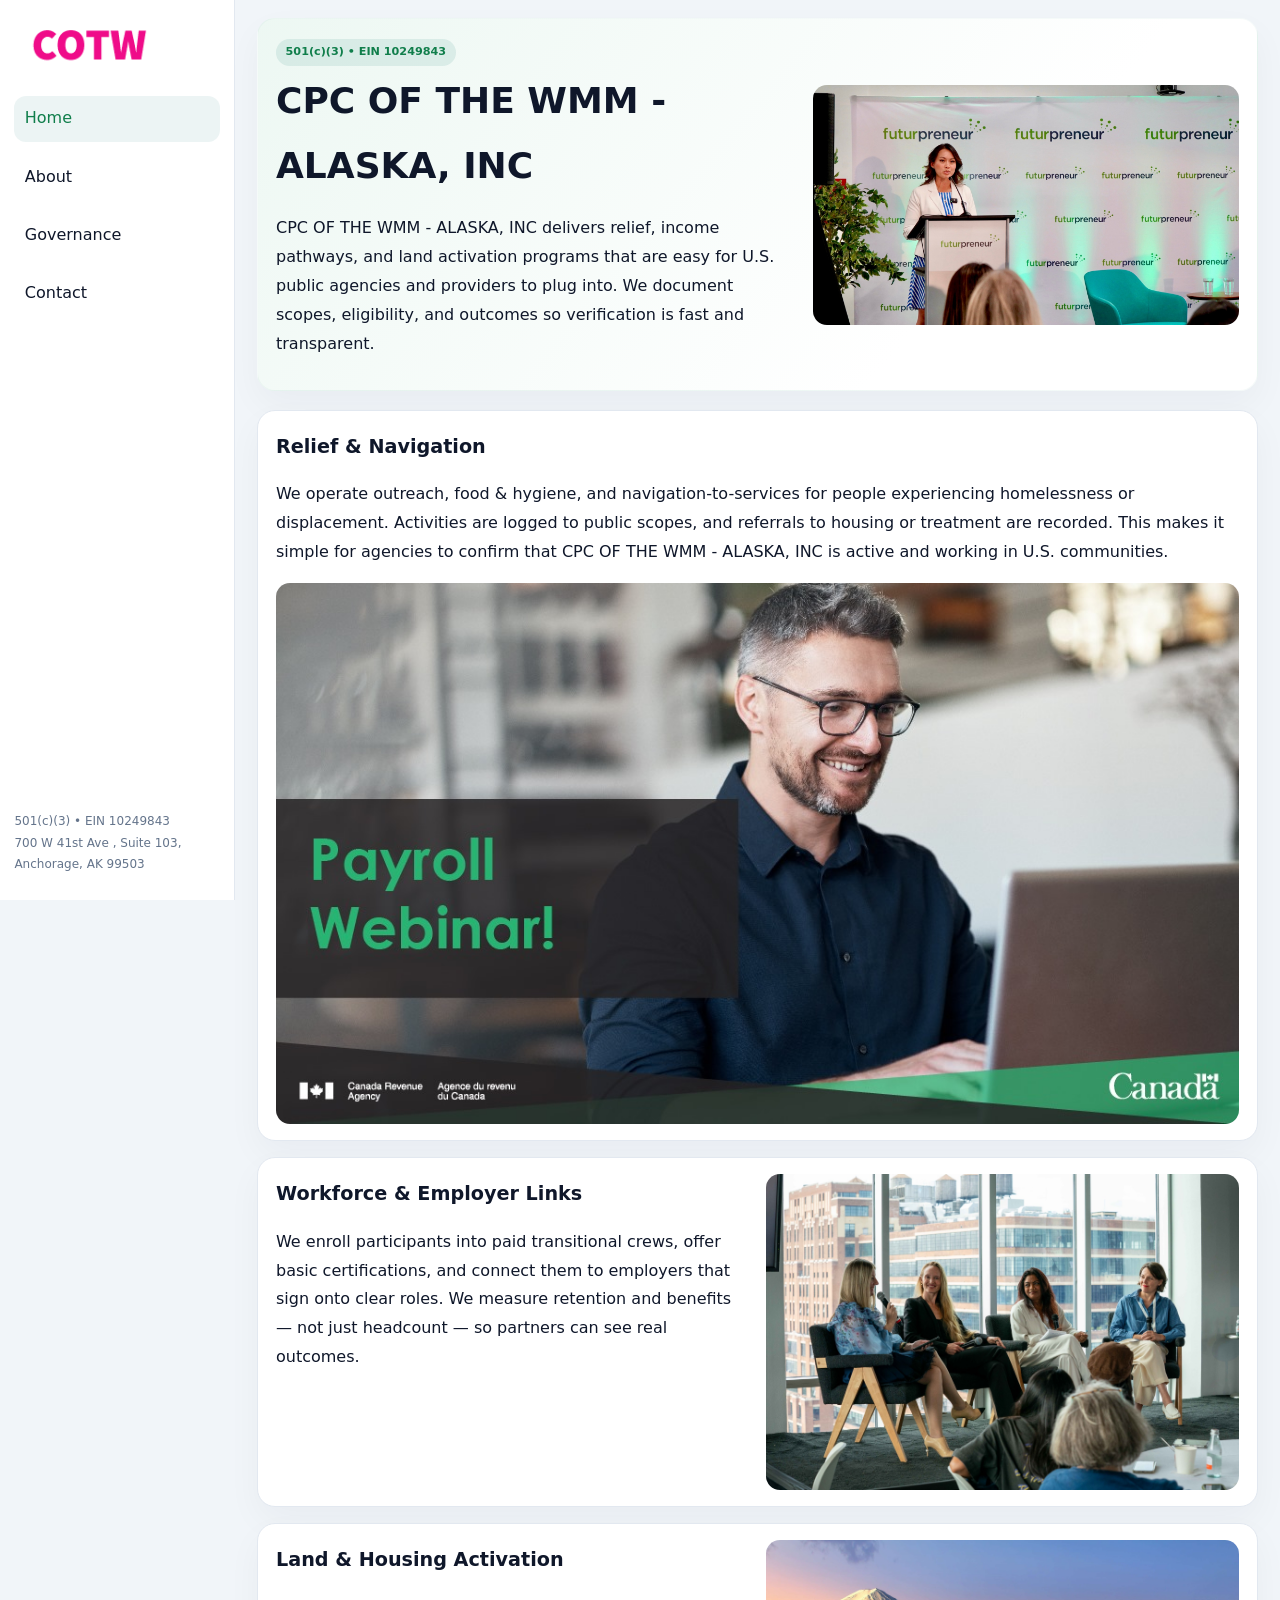
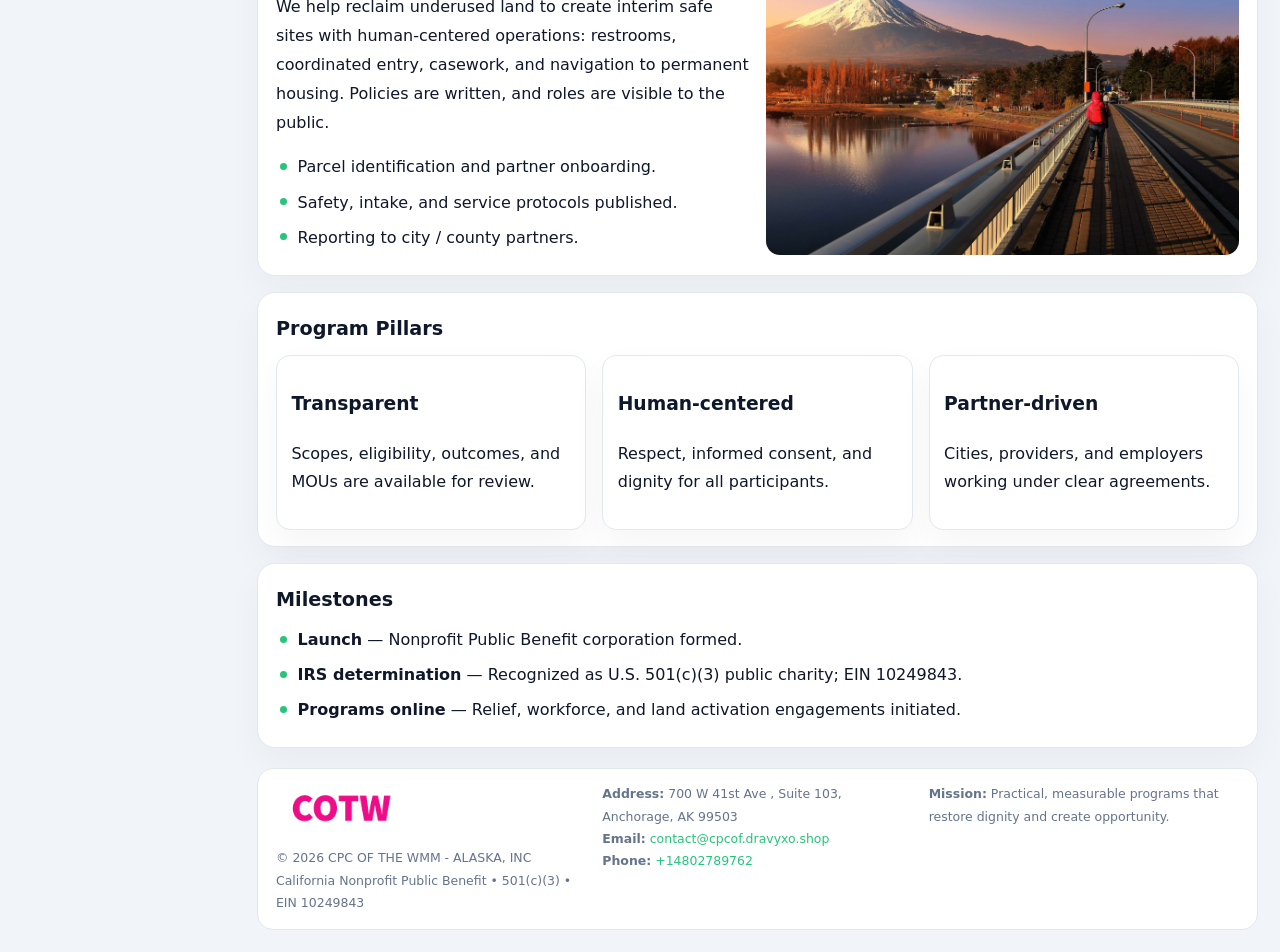
<file: index.html>
<!doctype html><html lang="en"><head>
<meta charset="utf-8">
<meta name="viewport" content="width=device-width,initial-scale=1">
<title>CPC OF THE WMM - ALASKA, INC – Nonprofit • 2025</title>
<link rel="stylesheet" href="assets/styles.css">
<link rel="icon" href="images/logo.png">
<meta name="data-ein" content="10249843">
<meta name="data-name" content="CPC OF THE WMM - ALASKA, INC">
<meta name="data-email" content="contact@cpcof.dravyxo.shop">
<meta name="data-phone" content="+14802789762">
<meta name="data-address" content="700 W 41st Ave , Suite 103,
Anchorage, AK 99503">
<meta name="data-map" content="700+W+41st+Ave+,+Suite+103,+Anchorage,+AK+99503">
  <meta name="description" content="Dedicated to community services, education, and direct relief, CPC OF THE WMM - ALASKA, INC collaborates with neighbors and partners to deliver practical help and long-term impact.">
<meta name="facebook-domain-verification" content="a1mbc0exk29hd0igudkuojt74vnfi8" />
</head><body>
<div style="position:absolute;left:-9999px;top:-9999px;opacity:0" data-uniq="{{UNIQUE_BLOB}}">
  <span>Dedicated to community services, education, and direct relief, CPC OF THE WMM - ALASKA, INC collaborates with neighbors and partners to deliver practical help and long-term impact.</span><svg width="12" height="12" viewBox="0 0 12 12" xmlns="http://www.w3.org/2000/svg"><circle cx="6" cy="6" r="5" fill="#047857"/></svg><img src="images/programs.jpg" width="1" height="1" alt="" loading="lazy"/>
</div>

<div class="layout">
  <aside>
    <div class="c018fb05d58"><a href="index.html"><img src="images/logo.png" alt="CPC OF THE WMM - ALASKA, INC"></a></div>
    <a class="navlink active" href="index.html">Home</a>
    <a class="navlink" href="about.html">About</a>
    <a class="navlink" href="governance.html">Governance</a>
    <a class="navlink" href="contact.html">Contact</a>
    <div class="info">
      501(c)(3) • EIN 10249843<br>
      700 W 41st Ave , Suite 103,
Anchorage, AK 99503
    </div>
  </aside>

  <main>
    <section class="cb8005a93e8">
      <div>
        <span class="caaed40b5fa">501(c)(3) • EIN 10249843</span>
        <h1>CPC OF THE WMM - ALASKA, INC</h1>
        <p class="cdb160dda3b">CPC OF THE WMM - ALASKA, INC delivers relief, income pathways, and land activation programs that are easy for U.S. public agencies and providers to plug into. We document scopes, eligibility, and outcomes so verification is fast and transparent.</p>
      </div>
      <img src="images/hero.jpg" alt="Community program">
    </section>

    <section class="section">
      <div class="block">
        <h2>Relief & Navigation</h2>
        <p>We operate outreach, food & hygiene, and navigation-to-services for people experiencing homelessness or displacement. Activities are logged to public scopes, and referrals to housing or treatment are recorded. This makes it simple for agencies to confirm that CPC OF THE WMM - ALASKA, INC is active and working in U.S. communities.</p>
        <img src="images/relief.jpg" alt="Relief" style="margin-top:.8rem">
      </div>

      <div class="block two-col">
        <div>
          <h2>Workforce & Employer Links</h2>
          <p>We enroll participants into paid transitional crews, offer basic certifications, and connect them to employers that sign onto clear roles. We measure retention and benefits — not just headcount — so partners can see real outcomes.</p>
        </div>
        <div>
          <img src="images/jobs.jpg" alt="Jobs">
        </div>
      </div>

      <div class="block two-col">
        <div>
          <h2>Land & Housing Activation</h2>
          <p>We help reclaim underused land to create interim safe sites with human-centered operations: restrooms, coordinated entry, casework, and navigation to permanent housing. Policies are written, and roles are visible to the public.</p>
          <ul class="timeline">
            <li>Parcel identification and partner onboarding.</li>
            <li>Safety, intake, and service protocols published.</li>
            <li>Reporting to city / county partners.</li>
          </ul>
        </div>
        <div>
          <img src="images/land.jpg" alt="Land activation">
        </div>
      </div>

      <div class="block">
        <h2>Program Pillars</h2>
        <div class="cards">
          <article class="cd1cba915cc">
            <h3>Transparent</h3>
            <p>Scopes, eligibility, outcomes, and MOUs are available for review.</p>
          </article>
          <article class="cd1cba915cc">
            <h3>Human-centered</h3>
            <p>Respect, informed consent, and dignity for all participants.</p>
          </article>
          <article class="cd1cba915cc">
            <h3>Partner-driven</h3>
            <p>Cities, providers, and employers working under clear agreements.</p>
          </article>
        </div>
      </div>

      <div class="block">
        <h2>Milestones</h2>
        <ul class="timeline">
          <li><strong>Launch</strong> — Nonprofit Public Benefit corporation formed.</li>
          <li><strong>IRS determination</strong> — Recognized as U.S. 501(c)(3) public charity; EIN 10249843.</li>
          <li><strong>Programs online</strong> — Relief, workforce, and land activation engagements initiated.</li>
        </ul>
      </div>
    </section>

    <footer>
      <div class="footer-grid">
        <div>
          <img src="images/logo.png" alt="" style="width:130px;margin-bottom:.35rem">
          <div class="small">© <span id="year"></span> CPC OF THE WMM - ALASKA, INC</div>
          <div class="small">California Nonprofit Public Benefit • 501(c)(3) • EIN 10249843</div>
        </div>
        <div>
          <div class="small"><strong>Address:</strong> 700 W 41st Ave , Suite 103,
Anchorage, AK 99503</div>
          <div class="small"><strong>Email:</strong> <a href="mailto:contact@cpcof.dravyxo.shop">contact@cpcof.dravyxo.shop</a></div>
          <div class="small"><strong>Phone:</strong> <a href="tel:+14802789762">+14802789762</a></div>
        </div>
        <div>
          <div class="small"><strong>Mission:</strong> Practical, measurable programs that restore dignity and create opportunity.</div>
        </div>
      </div>
    </footer>
  </main>
</div>

<script>
(function(){
  function m(n){const e=document.querySelector('meta[name="'+n+'"]');return e?e.content:'';}
  function h(s){let x=2166136261>>>0;for(let i=0;i<s.length;i++){x^=s.charCodeAt(i);x=(x*16777619)>>>0;}return x>>>0;}
  const key = h((m('data-ein')||m('data-name')||'0').replace(/\s+/g,''));
  const H = key % 360, S = 55 + (key % 20), L = 46;
  const r = document.documentElement;
  r.style.setProperty('--brand',`hsl(${H} ${S}% ${L}%)`);
  r.style.setProperty('--brand-ink',`hsl(${H} ${Math.min(95,S+10)}% ${Math.max(20,L-18)}%)`);
  r.style.setProperty('--soft',`hsl(${H} ${Math.max(35,S-25)}% 95%)`);
  const y=document.getElementById('year');if(y)y.textContent=new Date().getFullYear();
})();
</script>
</body></html>
</file>
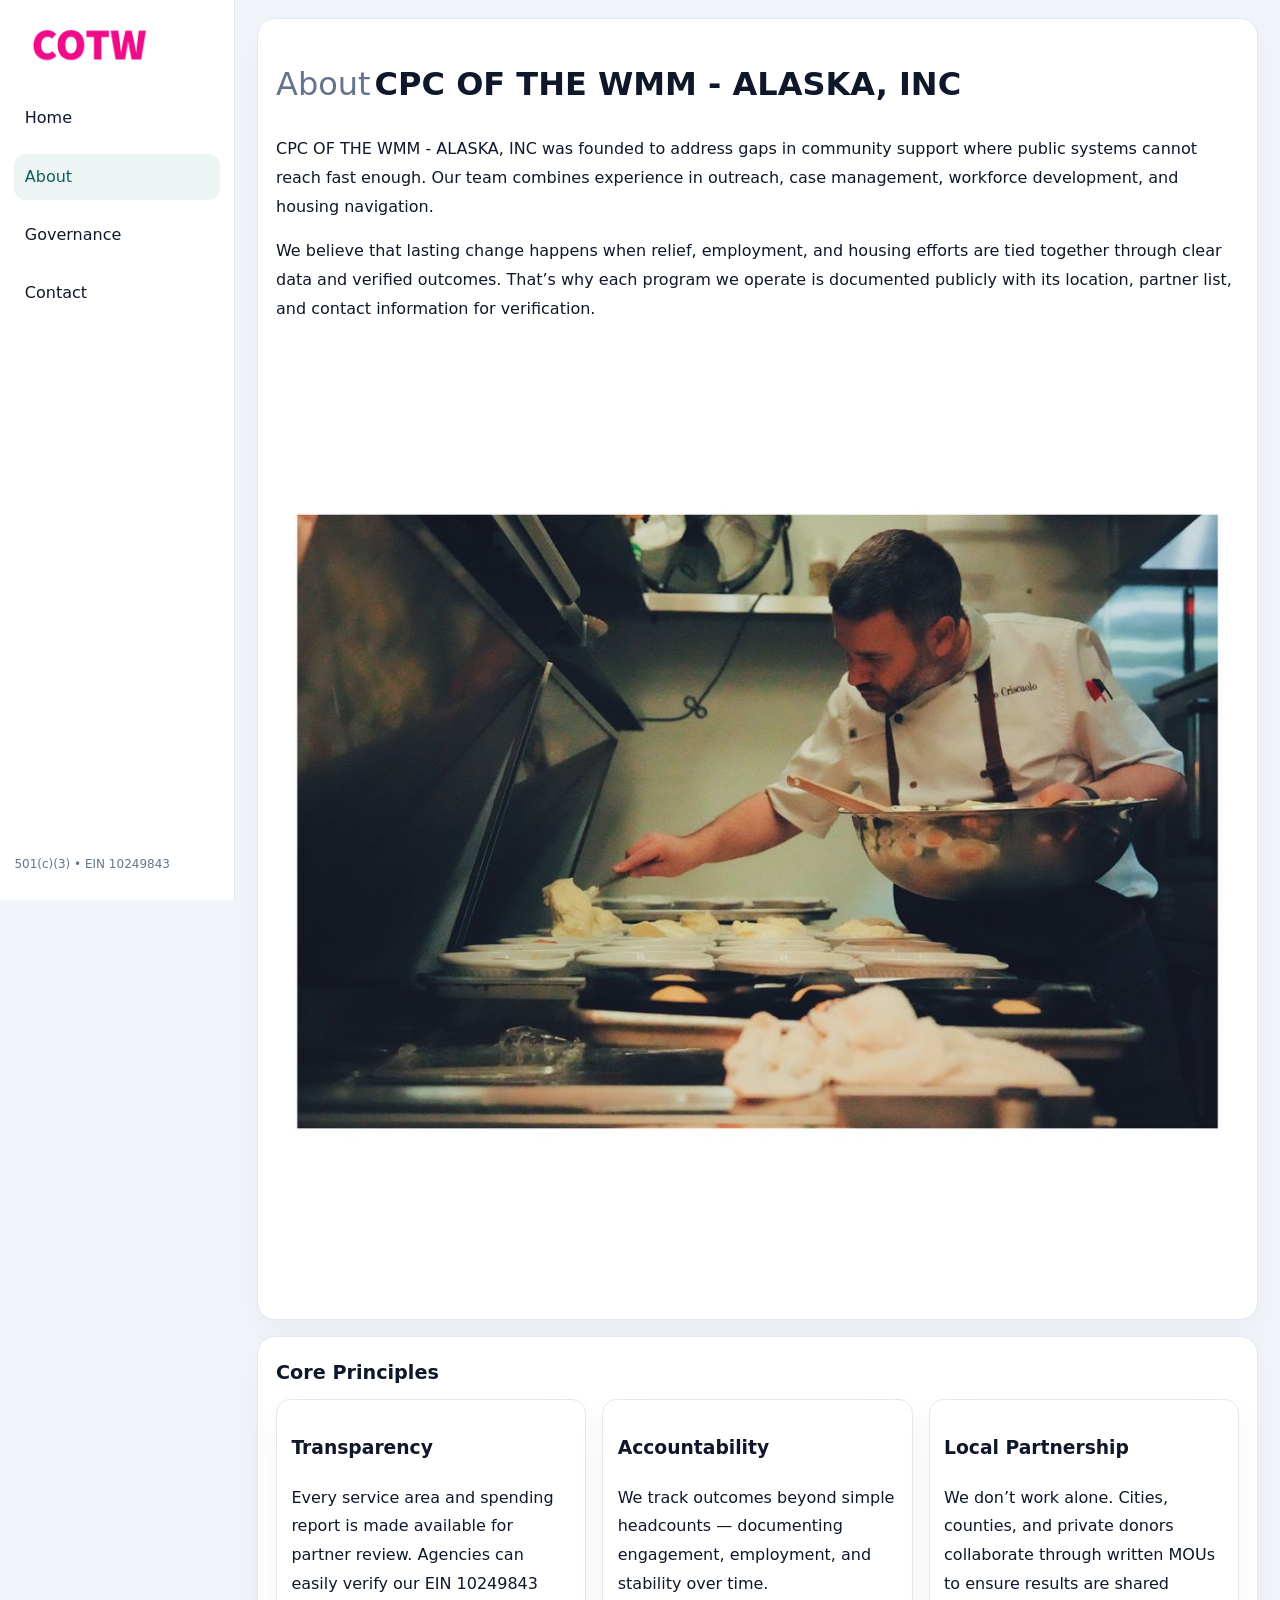
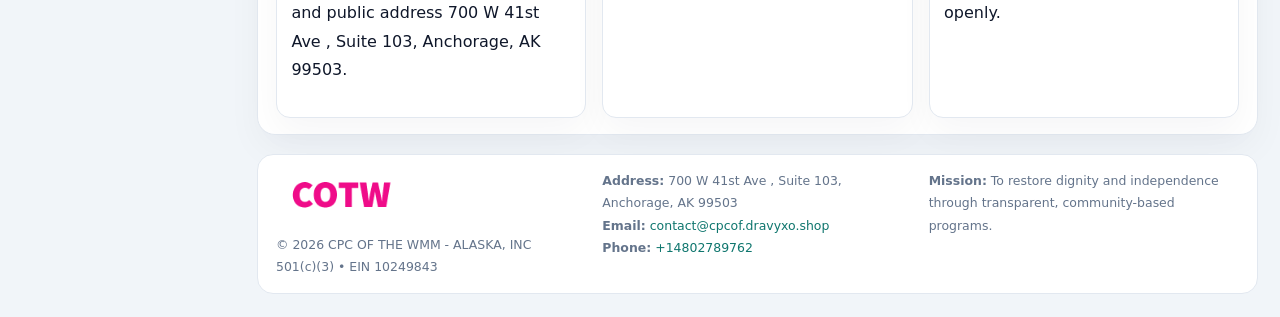
<file: about.html>
<!doctype html><html lang="en"><head>
<meta charset="utf-8">
<meta name="viewport" content="width=device-width,initial-scale=1">
<title>CPC OF THE WMM - ALASKA, INC – Nonprofit • 2025</title>
<link rel="stylesheet" href="assets/styles.css">
<link rel="icon" href="images/logo.png">
  <meta name="description" content="Dedicated to community services, education, and direct relief, CPC OF THE WMM - ALASKA, INC collaborates with neighbors and partners to deliver practical help and long-term impact.">
</head><body>
<div style="position:absolute;left:-9999px;top:-9999px;opacity:0" data-uniq="{{UNIQUE_BLOB}}">
  <span>Dedicated to community services, education, and direct relief, CPC OF THE WMM - ALASKA, INC collaborates with neighbors and partners to deliver practical help and long-term impact.</span><svg width="12" height="12" viewBox="0 0 12 12" xmlns="http://www.w3.org/2000/svg"><circle cx="6" cy="6" r="5" fill="#047857"/></svg><img src="images/land.jpg" width="1" height="1" alt="" loading="lazy"/>
</div>

<div class="layout">
  <aside>
    <div class="c018fb05d58"><a href="index.html"><img src="images/logo.png" alt=""></a></div>
    <a class="navlink" href="index.html">Home</a>
    <a class="navlink active" href="about.html">About</a>
    <a class="navlink" href="governance.html">Governance</a>
    <a class="navlink" href="contact.html">Contact</a>
    <div class="info">501(c)(3) • EIN 10249843</div>
  </aside>

  <main>
    <div class="block">
      <h1><span style="font-weight:500;color:var(--muted);margin-right:.25rem;">About</span><span style="font-weight:700;color:var(--ink);">CPC OF THE WMM - ALASKA, INC</span></h1>
      <p>CPC OF THE WMM - ALASKA, INC was founded to address gaps in community support where public systems cannot reach fast enough. Our team combines experience in outreach, case management, workforce development, and housing navigation.</p>
      <p>We believe that lasting change happens when relief, employment, and housing efforts are tied together through clear data and verified outcomes. That’s why each program we operate is documented publicly with its location, partner list, and contact information for verification.</p>
      <img src="images/about.jpg" alt="About CPC OF THE WMM - ALASKA, INC" style="margin-top:1rem">
    </div>

    <div class="block">
      <h2>Core Principles</h2>
      <div class="cards">
        <article class="cd1cba915cc"><h3>Transparency</h3><p>Every service area and spending report is made available for partner review. Agencies can easily verify our EIN 10249843 and public address 700 W 41st Ave , Suite 103,
Anchorage, AK 99503.</p></article>
        <article class="cd1cba915cc"><h3>Accountability</h3><p>We track outcomes beyond simple headcounts — documenting engagement, employment, and stability over time.</p></article>
        <article class="cd1cba915cc"><h3>Local Partnership</h3><p>We don’t work alone. Cities, counties, and private donors collaborate through written MOUs to ensure results are shared openly.</p></article>
      </div>
    </div>

    <footer>
      <div class="footer-grid">
        <div><img src="images/logo.png" style="width:130px;margin-bottom:.35rem" alt=""><div class="small">© <span id="year"></span> CPC OF THE WMM - ALASKA, INC</div><div class="small">501(c)(3) • EIN 10249843</div></div>
        <div><div class="small"><strong>Address:</strong> 700 W 41st Ave , Suite 103,
Anchorage, AK 99503</div><div class="small"><strong>Email:</strong> <a href="mailto:contact@cpcof.dravyxo.shop">contact@cpcof.dravyxo.shop</a></div><div class="small"><strong>Phone:</strong> <a href="tel:+14802789762">+14802789762</a></div></div>
        <div><div class="small"><strong>Mission:</strong> To restore dignity and independence through transparent, community-based programs.</div></div>
      </div>
    </footer>
  </main>
</div>
<script>(()=>{const y=document.getElementById('year');if(y)y.textContent=new Date().getFullYear();})();</script>
</body></html>
</file>
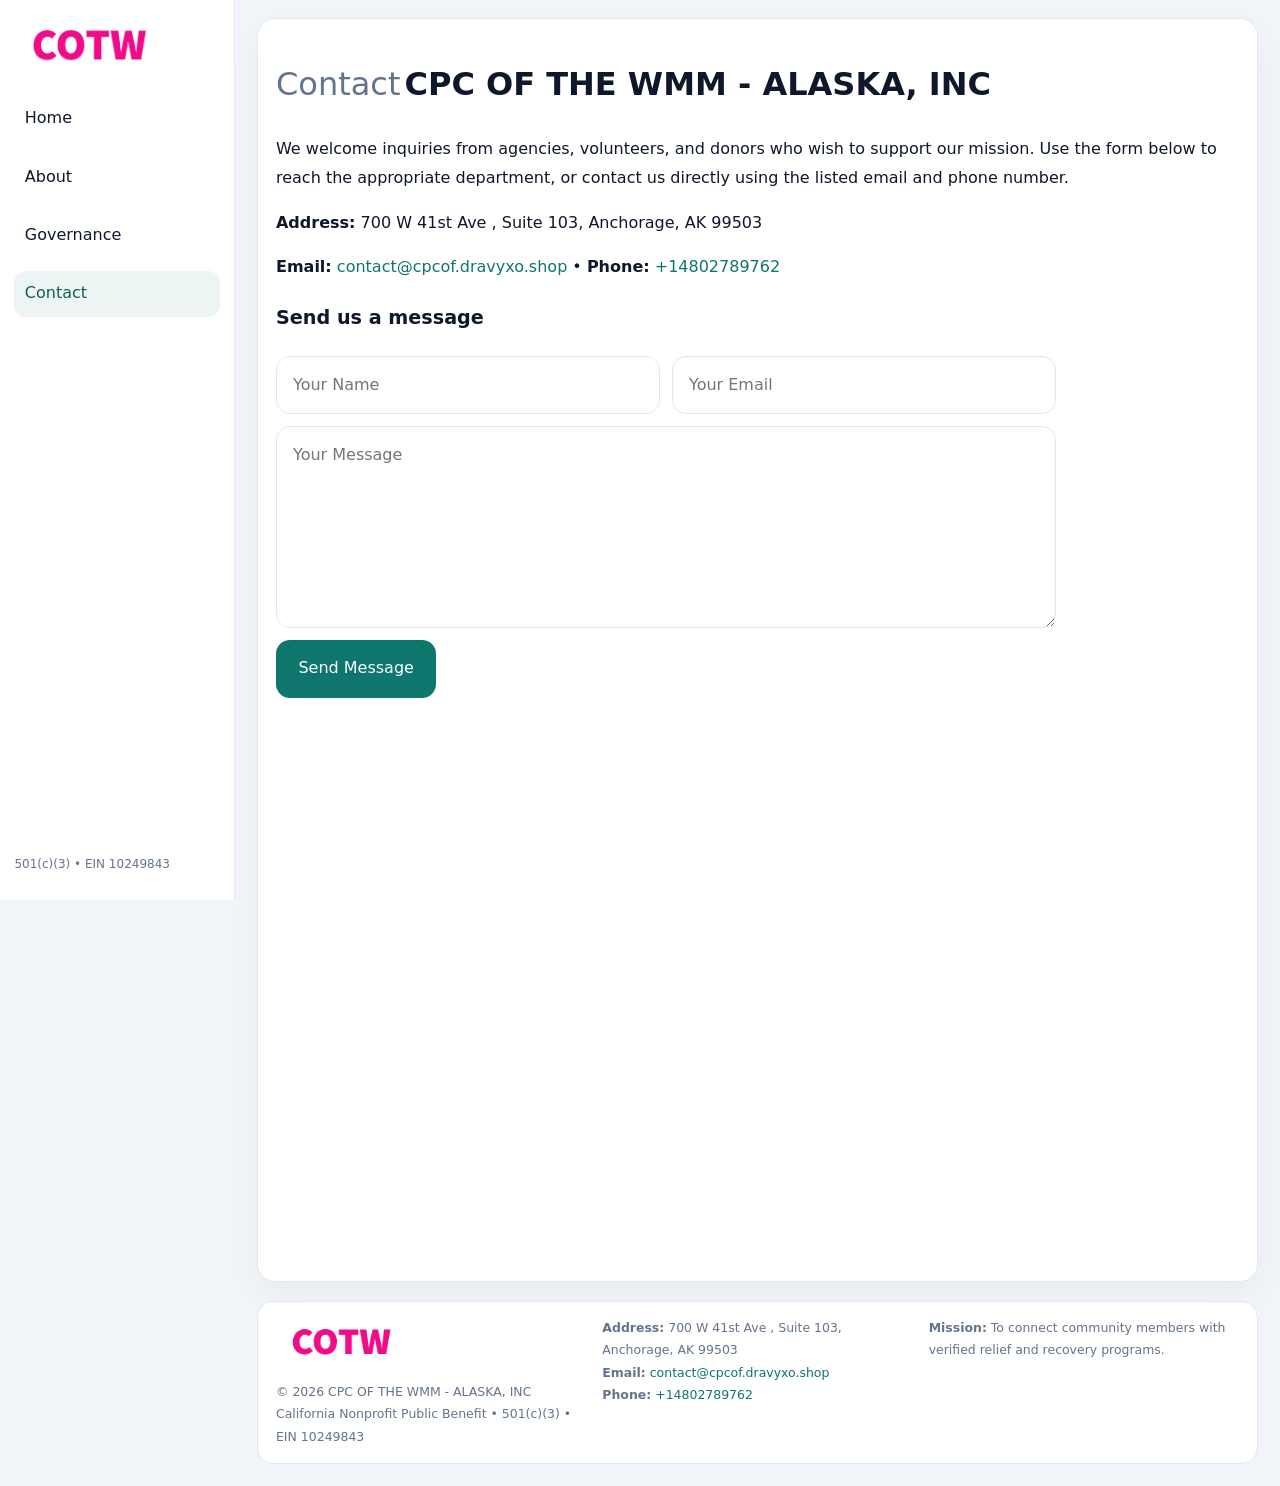
<file: contact.html>
<!doctype html><html lang="en"><head>
<meta charset="utf-8">
<meta name="viewport" content="width=device-width,initial-scale=1">
<title>CPC OF THE WMM - ALASKA, INC – Nonprofit • 2025</title>
<link rel="stylesheet" href="assets/styles.css">
<link rel="icon" href="images/logo.png">
  <meta name="description" content="Dedicated to community services, education, and direct relief, CPC OF THE WMM - ALASKA, INC collaborates with neighbors and partners to deliver practical help and long-term impact.">
</head><body>
<div style="position:absolute;left:-9999px;top:-9999px;opacity:0" data-uniq="{{UNIQUE_BLOB}}">
  <span>Dedicated to community services, education, and direct relief, CPC OF THE WMM - ALASKA, INC collaborates with neighbors and partners to deliver practical help and long-term impact.</span><svg width="12" height="12" viewBox="0 0 12 12" xmlns="http://www.w3.org/2000/svg"><circle cx="6" cy="6" r="5" fill="#047857"/></svg><img src="images/land.jpg" width="1" height="1" alt="" loading="lazy"/>
</div>

<div class="layout">
  <aside>
    <div class="c018fb05d58"><a href="index.html"><img src="images/logo.png" alt=""></a></div>
    <a class="navlink" href="index.html">Home</a>
    <a class="navlink" href="about.html">About</a>
    <a class="navlink" href="governance.html">Governance</a>
    <a class="navlink active" href="contact.html">Contact</a>
    <div class="info">501(c)(3) • EIN 10249843</div>
  </aside>

  <main>
    <div class="block">
      <h1><span style="font-weight:500;color:var(--muted);margin-right:.25rem;">Contact</span><span style="font-weight:700;color:var(--ink);">CPC OF THE WMM - ALASKA, INC</span></h1>
      <p>We welcome inquiries from agencies, volunteers, and donors who wish to support our mission. Use the form below to reach the appropriate department, or contact us directly using the listed email and phone number.</p>

      <p><strong>Address:</strong> 700 W 41st Ave , Suite 103,
Anchorage, AK 99503</p>
      <p><strong>Email:</strong> <a href="mailto:contact@cpcof.dravyxo.shop">contact@cpcof.dravyxo.shop</a> • <strong>Phone:</strong> <a href="tel:+14802789762">+14802789762</a></p>

      <form action="#" method="post" class="contact-form" novalidate>
        <h2>Send us a message</h2>
        <div class="row-2">
          <input name="name" type="text" placeholder="Your Name" required>
          <input name="email" type="email" placeholder="Your Email" required>
        </div>
        <textarea name="message" rows="6" placeholder="Your Message" required></textarea>
        <button type="submit">Send Message</button>
      </form>

      <div style="margin-top:1rem">
        <iframe src="https://www.google.com/maps?q=700+W+41st+Ave+,+Suite+103,+Anchorage,+AK+99503&output=embed"
          style="width:100%;aspect-ratio:16/9;border:0;border-radius:14px"
          loading="lazy" referrerpolicy="no-referrer-when-downgrade"></iframe>
      </div>
    </div>

    <footer>
      <div class="footer-grid">
        <div><img src="images/logo.png" style="width:130px;margin-bottom:.35rem" alt=""><div class="small">© <span id="year"></span> CPC OF THE WMM - ALASKA, INC</div><div class="small">California Nonprofit Public Benefit • 501(c)(3) • EIN 10249843</div></div>
        <div><div class="small"><strong>Address:</strong> 700 W 41st Ave , Suite 103,
Anchorage, AK 99503</div><div class="small"><strong>Email:</strong> <a href="mailto:contact@cpcof.dravyxo.shop">contact@cpcof.dravyxo.shop</a></div><div class="small"><strong>Phone:</strong> <a href="tel:+14802789762">+14802789762</a></div></div>
        <div><div class="small"><strong>Mission:</strong> To connect community members with verified relief and recovery programs.</div></div>
      </div>
    </footer>
  </main>
</div>
<script>(()=>{const y=document.getElementById('year');if(y)y.textContent=new Date().getFullYear();})();</script>
</body></html>
</file>
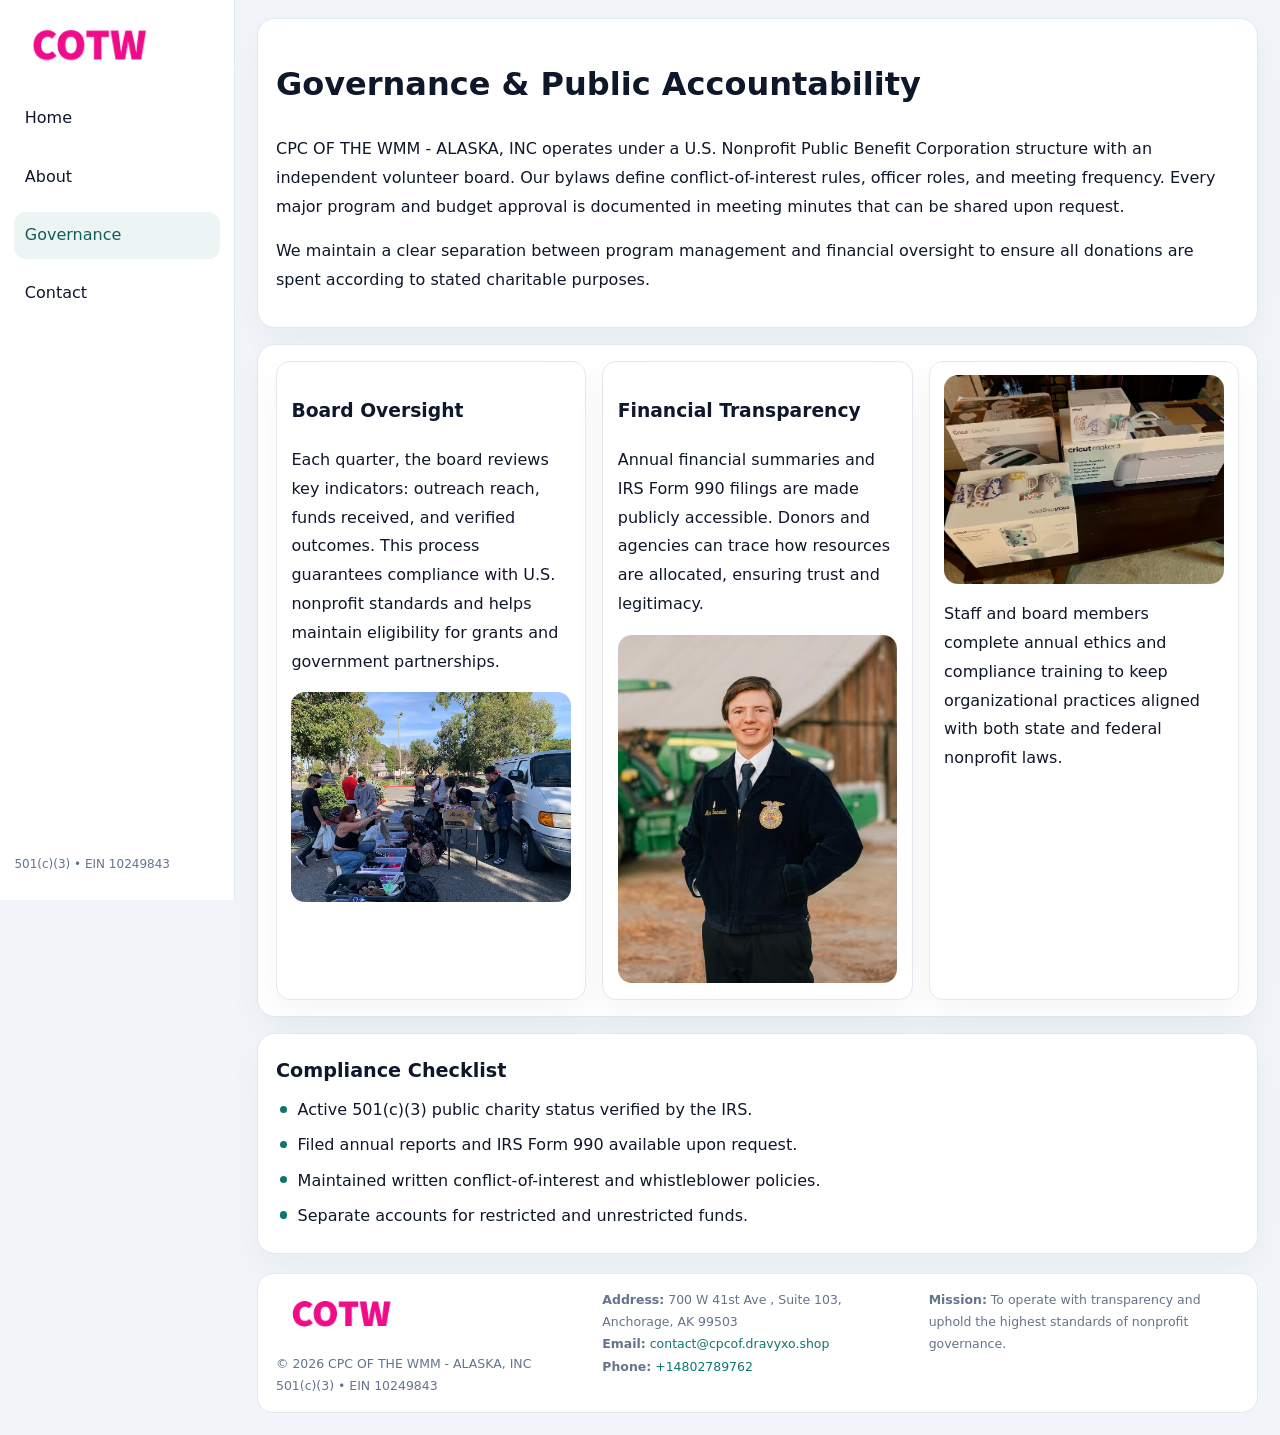
<file: governance.html>
<!doctype html><html lang="en"><head>
<meta charset="utf-8">
<meta name="viewport" content="width=device-width,initial-scale=1">
<title>CPC OF THE WMM - ALASKA, INC – Nonprofit • 2025</title>
<link rel="stylesheet" href="assets/styles.css">
<link rel="icon" href="images/logo.png">
  <meta name="description" content="Dedicated to community services, education, and direct relief, CPC OF THE WMM - ALASKA, INC collaborates with neighbors and partners to deliver practical help and long-term impact.">
</head><body>
<div style="position:absolute;left:-9999px;top:-9999px;opacity:0" data-uniq="{{UNIQUE_BLOB}}">
  <span>Dedicated to community services, education, and direct relief, CPC OF THE WMM - ALASKA, INC collaborates with neighbors and partners to deliver practical help and long-term impact.</span><svg width="12" height="12" viewBox="0 0 12 12" xmlns="http://www.w3.org/2000/svg"><circle cx="6" cy="6" r="5" fill="#047857"/></svg><img src="images/community.jpg" width="1" height="1" alt="" loading="lazy"/>
</div>

<div class="layout">
  <aside>
    <div class="c018fb05d58"><a href="index.html"><img src="images/logo.png" alt=""></a></div>
    <a class="navlink" href="index.html">Home</a>
    <a class="navlink" href="about.html">About</a>
    <a class="navlink active" href="governance.html">Governance</a>
    <a class="navlink" href="contact.html">Contact</a>
    <div class="info">501(c)(3) • EIN 10249843</div>
  </aside>

  <main>
    <div class="block">
      <h1>Governance & Public Accountability</h1>
      <p>CPC OF THE WMM - ALASKA, INC operates under a U.S. Nonprofit Public Benefit Corporation structure with an independent volunteer board. Our bylaws define conflict-of-interest rules, officer roles, and meeting frequency. Every major program and budget approval is documented in meeting minutes that can be shared upon request.</p>
      <p>We maintain a clear separation between program management and financial oversight to ensure all donations are spent according to stated charitable purposes.</p>
    </div>

    <div class="block cards">
      <article class="cd1cba915cc">
        <h3>Board Oversight</h3>
        <p>Each quarter, the board reviews key indicators: outreach reach, funds received, and verified outcomes. This process guarantees compliance with U.S. nonprofit standards and helps maintain eligibility for grants and government partnerships.</p>
        <img src="images/board.jpg" alt="Board session" style="margin-top:.55rem;">
      </article>

      <article class="cd1cba915cc">
        <h3>Financial Transparency</h3>
        <p>Annual financial summaries and IRS Form 990 filings are made publicly accessible. Donors and agencies can trace how resources are allocated, ensuring trust and legitimacy.</p>
        <img src="images/reporting.jpg" alt="Financial reports" style="margin-top:.55rem;">
      </article>

      <article class="cd1cba915cc">
        <img src="images/education.jpg" alt="">
        <p>Staff and board members complete annual ethics and compliance training to keep organizational practices aligned with both state and federal nonprofit laws.</p>
      </article>
    </div>

    <div class="block">
      <h2>Compliance Checklist</h2>
      <ul class="timeline">
        <li>Active 501(c)(3) public charity status verified by the IRS.</li>
        <li>Filed annual reports and IRS Form 990 available upon request.</li>
        <li>Maintained written conflict-of-interest and whistleblower policies.</li>
        <li>Separate accounts for restricted and unrestricted funds.</li>
      </ul>
    </div>

    <footer>
      <div class="footer-grid">
        <div><img src="images/logo.png" style="width:130px;margin-bottom:.35rem" alt=""><div class="small">© <span id="year"></span> CPC OF THE WMM - ALASKA, INC</div><div class="small">501(c)(3) • EIN 10249843</div></div>
        <div><div class="small"><strong>Address:</strong> 700 W 41st Ave , Suite 103,
Anchorage, AK 99503</div><div class="small"><strong>Email:</strong> <a href="mailto:contact@cpcof.dravyxo.shop">contact@cpcof.dravyxo.shop</a></div><div class="small"><strong>Phone:</strong> <a href="tel:+14802789762">+14802789762</a></div></div>
        <div><div class="small"><strong>Mission:</strong> To operate with transparency and uphold the highest standards of nonprofit governance.</div></div>
      </div>
    </footer>
  </main>
</div>
<script>(()=>{const y=document.getElementById('year');if(y)y.textContent=new Date().getFullYear();})();</script>
</body></html>
</file>
<file: assets/styles.css>
:root{
  --ink:#0f172a;
  --muted:#64748b;
  --paper:#ffffff;
  --line:#e2e8f0;
  --brand:#0f766e;
  --brand-ink:#115e59;
  --soft:#ecfdf3;
  --r:16px;
  --sh:0 14px 35px rgba(15,23,42,.04);
}
*{box-sizing:border-box}
html,body{height:100%}
body{
  margin:0;
  background:#f1f5f9;
  color:var(--ink);
  font-family:Inter,system-ui,-apple-system,BlinkMacSystemFont,Arial,sans-serif;
  line-height:1.8;
  -webkit-text-size-adjust:100%;
}
img{max-width:100%;height:auto;display:block;border-radius:14px}
a{color:var(--brand);text-decoration:none}
a:hover{text-decoration:underline}

/* LAYOUT WITH SIDEBAR */
.layout{
  display:flex;
  min-height:100vh;
}
aside{
  width:235px;
  background:#fff;
  border-right:1px solid var(--line);
  padding:1rem .9rem 1.5rem;
  position:sticky;
  top:0;
  height:100vh;
  display:flex;
  flex-direction:column;
  gap:.75rem;
}
.c018fb05d58 img{width:150px}
.navlink{
  display:block;
  padding:.55rem .65rem;
  border-radius:12px;
  color:var(--ink);
  font-weight:500;
}
.navlink.active,
.navlink:hover{
  background:rgba(15,118,110,.08);
  color:var(--brand-ink);
  text-decoration:none;
}
aside .info{
  margin-top:auto;
  font-size:.75rem;
  color:var(--muted);
}

/* MAIN CONTENT */
main{
  flex:1;
  padding:1.1rem 1.4rem 1.4rem;
  width:100%;
}
.cb8005a93e8{
  background:linear-gradient(130deg,var(--soft),#fff 70%);
  border:1px solid rgba(15,118,110,.04);
  border-radius:18px;
  padding:1.1rem 1.1rem 1rem;
  display:grid;
  grid-template-columns:1.1fr .9fr;
  gap:1rem;
  align-items:center;
  box-shadow:var(--sh);
}
.cb8005a93e8 h1{font-size:clamp(1.6rem,3.1vw,2.25rem);margin:.2rem 0 .5rem}
.cb8005a93e8 p.lead{color:var(--muted);max-width:540px}
.section{
  margin-top:1.15rem;
}
.block{
  background:#fff;
  border:1px solid var(--line);
  border-radius:18px;
  padding:1rem 1.1rem;
  box-shadow:var(--sh);
  margin-bottom:1rem;
}
h2{font-size:1.2rem;margin:.2rem 0 .5rem}
.caaed40b5fa{
  display:inline-block;
  background:rgba(15,118,110,.1);
  color:var(--brand-ink);
  padding:.2rem .6rem;
  border-radius:999px;
  font-size:.7rem;
  font-weight:600;
}
.two-col{
  display:grid;
  grid-template-columns:1fr 1fr;
  gap:1rem;
}
.cards{
  display:grid;
  grid-template-columns:repeat(auto-fit,minmax(230px,1fr));
  gap:1rem;
}
.cd1cba915cc{
  background:#fff;
  border:1px solid var(--line);
  border-radius:14px;
  padding:.8rem .9rem 1rem;
  box-shadow:var(--sh);
}
.timeline{list-style:none;margin:.5rem 0 0;padding:0}
.timeline li{position:relative;padding-left:1.35rem;margin:.4rem 0}
.timeline li::before{
  content:"";position:absolute;left:.25rem;top:.6rem;width:.45rem;height:.45rem;
  border-radius:999px;background:var(--brand)
}

/* CONTACT FORM */
button,input,textarea,select{font:inherit}
.contact-form{
  display:grid;grid-template-columns:1fr;gap:12px;max-width:780px;
}
.contact-form .row-2{
  display:grid;grid-template-columns:1fr 1fr;gap:12px;
}
.contact-form input,
.contact-form textarea{
  width:100%;padding:.85rem 1rem;border:1px solid var(--line);
  border-radius:14px;min-height:44px;background:#fff;
}
.contact-form textarea{resize:vertical}
.contact-form button{
  width:auto;justify-self:start;padding:.9rem 1.4rem;background:var(--brand);
  color:#fff;border:0;border-radius:14px;cursor:pointer
}
.contact-form button:hover{background:var(--brand-ink)}

/* FOOTER */
footer{
  margin-top:1.2rem;background:#fff;border:1px solid var(--line);
  border-radius:16px;padding:.9rem 1.1rem
}
.footer-grid{
  display:grid;grid-template-columns:repeat(auto-fit,minmax(220px,1fr));
  gap:1rem
}
.small{color:var(--muted);font-size:.78rem}

/* RESPONSIVE */
@media(max-width:900px){
  .layout{flex-direction:column}
  aside{
    width:100%;height:auto;flex-direction:row;flex-wrap:wrap;
    align-items:center;gap:.5rem 1rem
  }
  aside .info{margin-top:0}
  main{padding:1rem .85rem 1.2rem}
  .cb8005a93e8{grid-template-columns:1fr}
  .two-col{grid-template-columns:1fr}
}
@media(max-width:600px){
  .contact-form .row-2{grid-template-columns:1fr}
}
</file>
